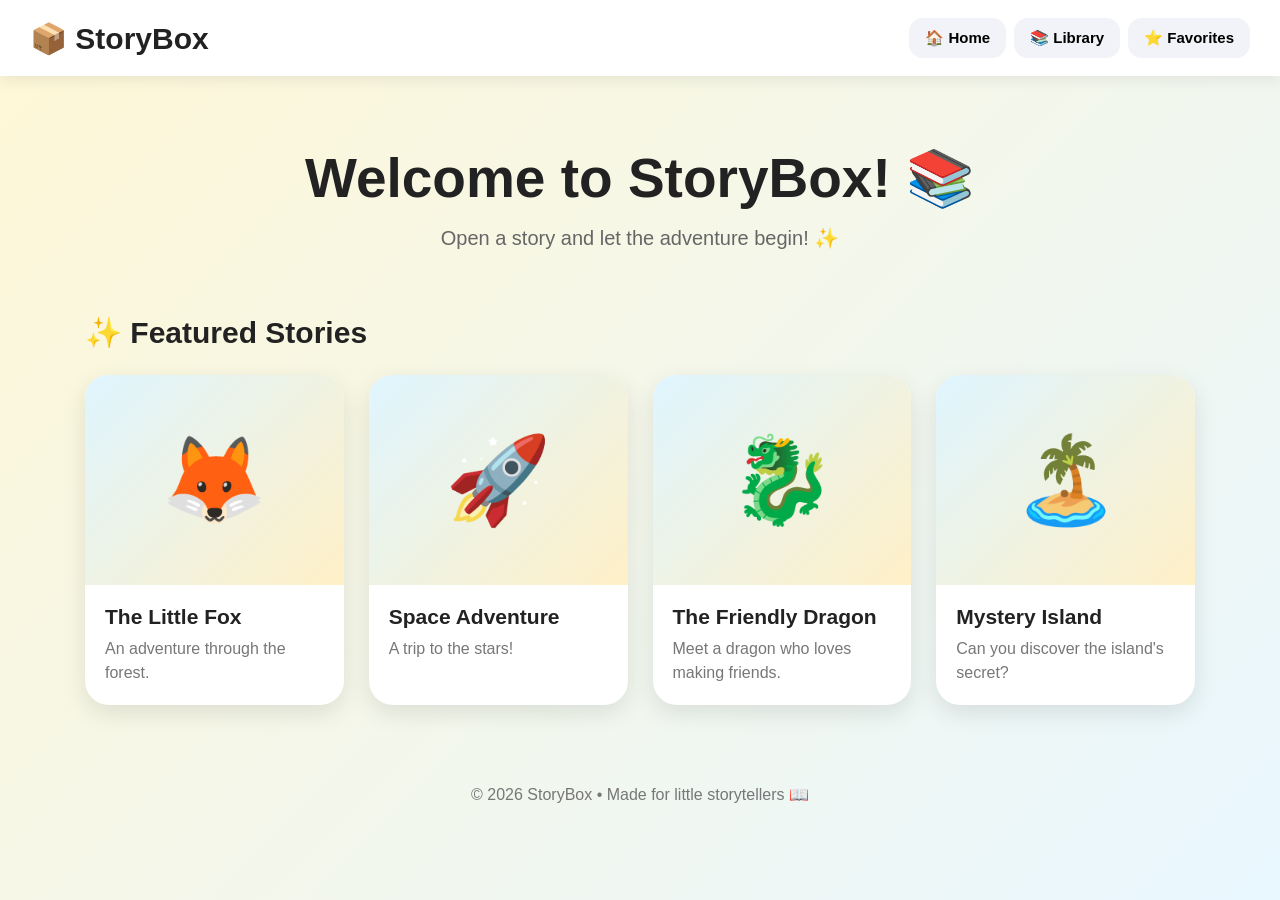
<file: index.html>
<!DOCTYPE html>
<html lang="en">
<head>
    <meta charset="UTF-8">
    <meta name="viewport" content="width=device-width, initial-scale=1.0">

    <title>StoryBox 📦</title>

    <link rel="stylesheet" href="style.css">
</head>

<body>

    <header>
        <div class="logo">
            📦 StoryBox
        </div>

        <nav>
            <button>🏠 Home</button>
            <button>📚 Library</button>
            <button>⭐ Favorites</button>
        </nav>
    </header>

    <section class="hero">
        <h1>Welcome to StoryBox! 📚</h1>
        <p>Open a story and let the adventure begin! ✨</p>
    </section>

    <section class="books">

        <h2>✨ Featured Stories</h2>

        <div class="book-grid">

            <div class="book">
                <div class="book-cover">
                    🦊
                </div>

                <div class="book-info">
                    <h3>The Little Fox</h3>
                    <p>An adventure through the forest.</p>
                </div>
            </div>

            <div class="book">
                <div class="book-cover">
                    🚀
                </div>

                <div class="book-info">
                    <h3>Space Adventure</h3>
                    <p>A trip to the stars!</p>
                </div>
            </div>

            <div class="book">
                <div class="book-cover">
                    🐉
                </div>

                <div class="book-info">
                    <h3>The Friendly Dragon</h3>
                    <p>Meet a dragon who loves making friends.</p>
                </div>
            </div>

            <div class="book">
                <div class="book-cover">
                    🏝️
                </div>

                <div class="book-info">
                    <h3>Mystery Island</h3>
                    <p>Can you discover the island's secret?</p>
                </div>
            </div>

        </div>

    </section>

    <footer>
        <p>© 2026 StoryBox • Made for little storytellers 📖</p>
    </footer>

    <script src="script.js"></script>

</body>
</html>
</file>
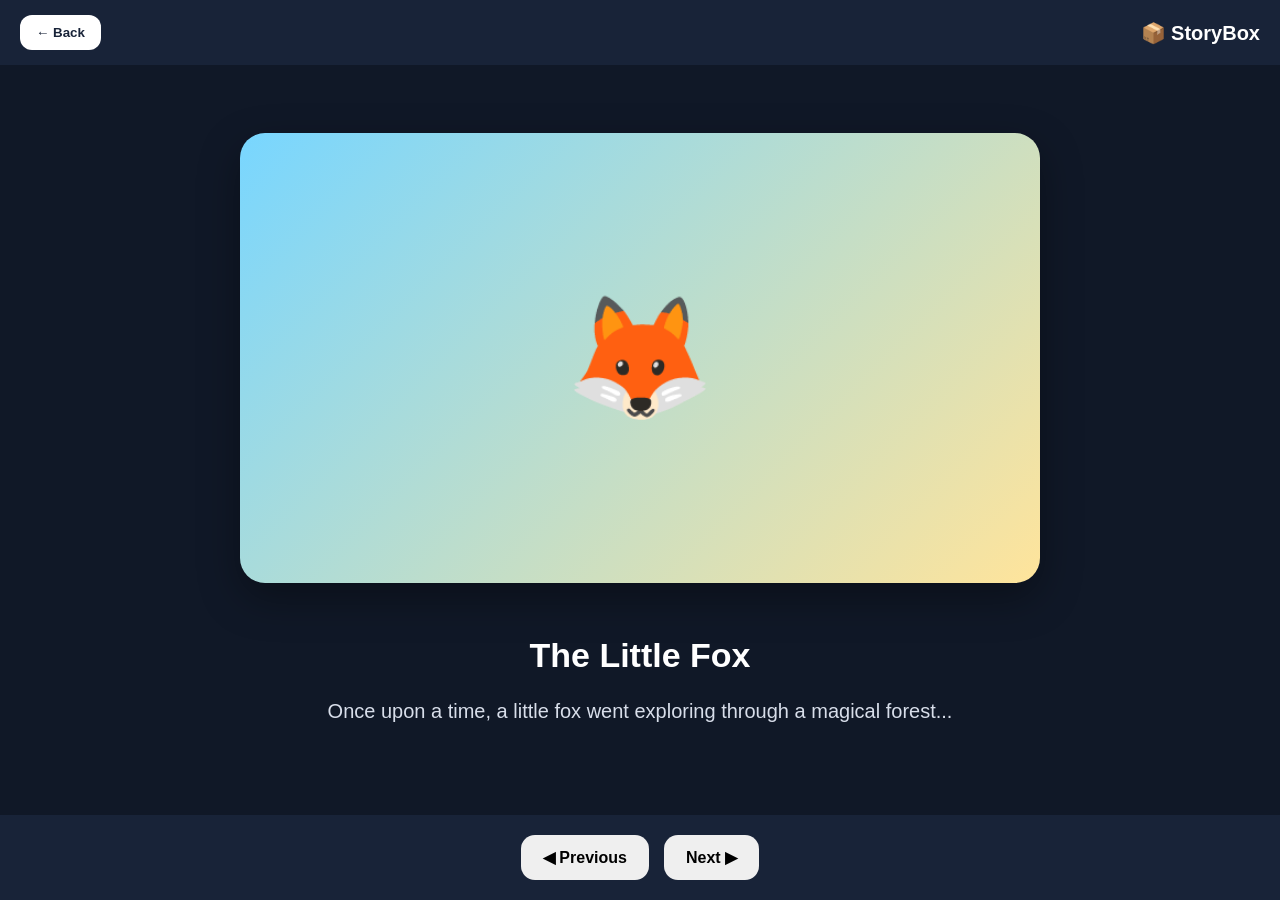
<file: story.html>
<!DOCTYPE html>
<html lang="en">
<head>
    <meta charset="UTF-8">
    <meta name="viewport" content="width=device-width, initial-scale=1.0">

    <title>StoryBox Story</title>

    <style>
        * {
            box-sizing: border-box;
        }

        body {
            margin: 0;
            font-family: Arial, Helvetica, sans-serif;
            background: #101827;
            color: white;
            min-height: 100vh;
            display: flex;
            flex-direction: column;
        }

        .top-bar {
            padding: 15px 20px;
            background: #182338;
            display: flex;
            justify-content: space-between;
            align-items: center;
        }

        .back-button {
            border: none;
            background: white;
            color: #182338;
            padding: 10px 16px;
            border-radius: 12px;
            font-weight: bold;
            cursor: pointer;
        }

        .story-title {
            font-size: 20px;
            font-weight: bold;
        }

        .story-area {
            flex: 1;
            display: flex;
            flex-direction: column;
            justify-content: center;
            align-items: center;
            padding: 30px;
            text-align: center;
        }

        .story-picture {
            width: min(800px, 90vw);
            height: min(450px, 55vw);
            background: linear-gradient(135deg, #78d6ff, #ffe49b);
            border-radius: 25px;
            display: flex;
            justify-content: center;
            align-items: center;
            font-size: 120px;
            box-shadow: 0 15px 40px rgba(0, 0, 0, 0.35);
            margin-bottom: 30px;
        }

        .story-text {
            max-width: 800px;
        }

        .story-text h1 {
            font-size: 34px;
            margin-bottom: 12px;
        }

        .story-text p {
            font-size: 20px;
            line-height: 1.6;
            color: #d8deea;
        }

        .controls {
            padding: 20px;
            background: #182338;
            display: flex;
            justify-content: center;
            gap: 15px;
        }

        .control-button {
            border: none;
            padding: 13px 22px;
            border-radius: 14px;
            font-size: 16px;
            font-weight: bold;
            cursor: pointer;
        }

        .control-button:hover {
            transform: scale(1.05);
        }

        @media (max-width: 600px) {

            .story-picture {
                height: 250px;
                font-size: 80px;
            }

            .story-text h1 {
                font-size: 27px;
            }

            .story-text p {
                font-size: 17px;
            }
        }
    </style>
</head>

<body>

    <div class="top-bar">

        <button class="back-button" onclick="goHome()">
            ← Back
        </button>

        <div class="story-title">
            📦 StoryBox
        </div>

    </div>

    <main class="story-area">

        <div class="story-picture">
            🦊
        </div>

        <div class="story-text">

            <h1>The Little Fox</h1>

            <p>
                Once upon a time, a little fox went exploring
                through a magical forest...
            </p>

        </div>

    </main>

    <div class="controls">

        <button class="control-button" onclick="previousPage()">
            ◀ Previous
        </button>

        <button class="control-button" onclick="nextPage()">
            Next ▶
        </button>

    </div>

    <script>

        function goHome() {
            window.location.href = "index.html";
        }

        function previousPage() {
            alert("This is the first page!");
        }

        function nextPage() {
            alert("The next page will be added soon! 📖");
        }

    </script>

</body>
</html>
</file>
<file: style.css>
* {
    box-sizing: border-box;
    margin: 0;
    padding: 0;
}

body {
    font-family: Arial, Helvetica, sans-serif;
    background: linear-gradient(135deg, #fff7d6, #e9f7ff);
    color: #222;
    min-height: 100vh;
}

/* HEADER */

header {
    background: white;
    padding: 18px 30px;
    display: flex;
    align-items: center;
    justify-content: space-between;
    box-shadow: 0 4px 15px rgba(0, 0, 0, 0.08);
    position: sticky;
    top: 0;
    z-index: 10;
}

.logo {
    font-size: 30px;
    font-weight: 800;
}

nav {
    display: flex;
    gap: 8px;
}

nav button {
    border: none;
    background: #f1f3f8;
    padding: 11px 16px;
    border-radius: 14px;
    cursor: pointer;
    font-size: 15px;
    font-weight: 600;
    transition: 0.2s;
}

nav button:hover {
    transform: translateY(-2px);
    background: #e3e7f0;
}

/* HERO */

.hero {
    text-align: center;
    padding: 70px 20px 45px;
}

.hero h1 {
    font-size: clamp(34px, 6vw, 55px);
    margin-bottom: 15px;
}

.hero p {
    font-size: 20px;
    color: #666;
}

/* BOOK SECTION */

.books {
    max-width: 1150px;
    margin: auto;
    padding: 20px;
}

.books h2 {
    font-size: 30px;
    margin-bottom: 25px;
}

/* BOOK GRID */

.book-grid {
    display: grid;
    grid-template-columns: repeat(auto-fit, minmax(220px, 1fr));
    gap: 25px;
}

/* BOOK CARD */

.book {
    background: white;
    border-radius: 24px;
    overflow: hidden;
    box-shadow: 0 8px 25px rgba(0, 0, 0, 0.10);
    cursor: pointer;
    transition: transform 0.25s, box-shadow 0.25s;
}

.book:hover {
    transform: translateY(-8px) scale(1.02);
    box-shadow: 0 14px 30px rgba(0, 0, 0, 0.15);
}

/* BOOK COVER */

.book-cover {
    height: 210px;
    display: flex;
    align-items: center;
    justify-content: center;
    font-size: 85px;
    background: linear-gradient(135deg, #dff5ff, #fff0c7);
}

/* BOOK INFORMATION */

.book-info {
    padding: 20px;
}

.book-info h3 {
    font-size: 21px;
    margin-bottom: 8px;
}

.book-info p {
    color: #777;
    line-height: 1.5;
}

/* FOOTER */

footer {
    text-align: center;
    padding: 60px 20px 30px;
    color: #777;
}

/* PHONE SUPPORT */

@media (max-width: 650px) {

    header {
        flex-direction: column;
        gap: 15px;
    }

    nav {
        width: 100%;
        justify-content: center;
    }

    nav button {
        font-size: 13px;
        padding: 9px 12px;
    }

    .hero {
        padding-top: 45px;
    }

    .book-grid {
        grid-template-columns: 1fr;
    }
}
</file>
